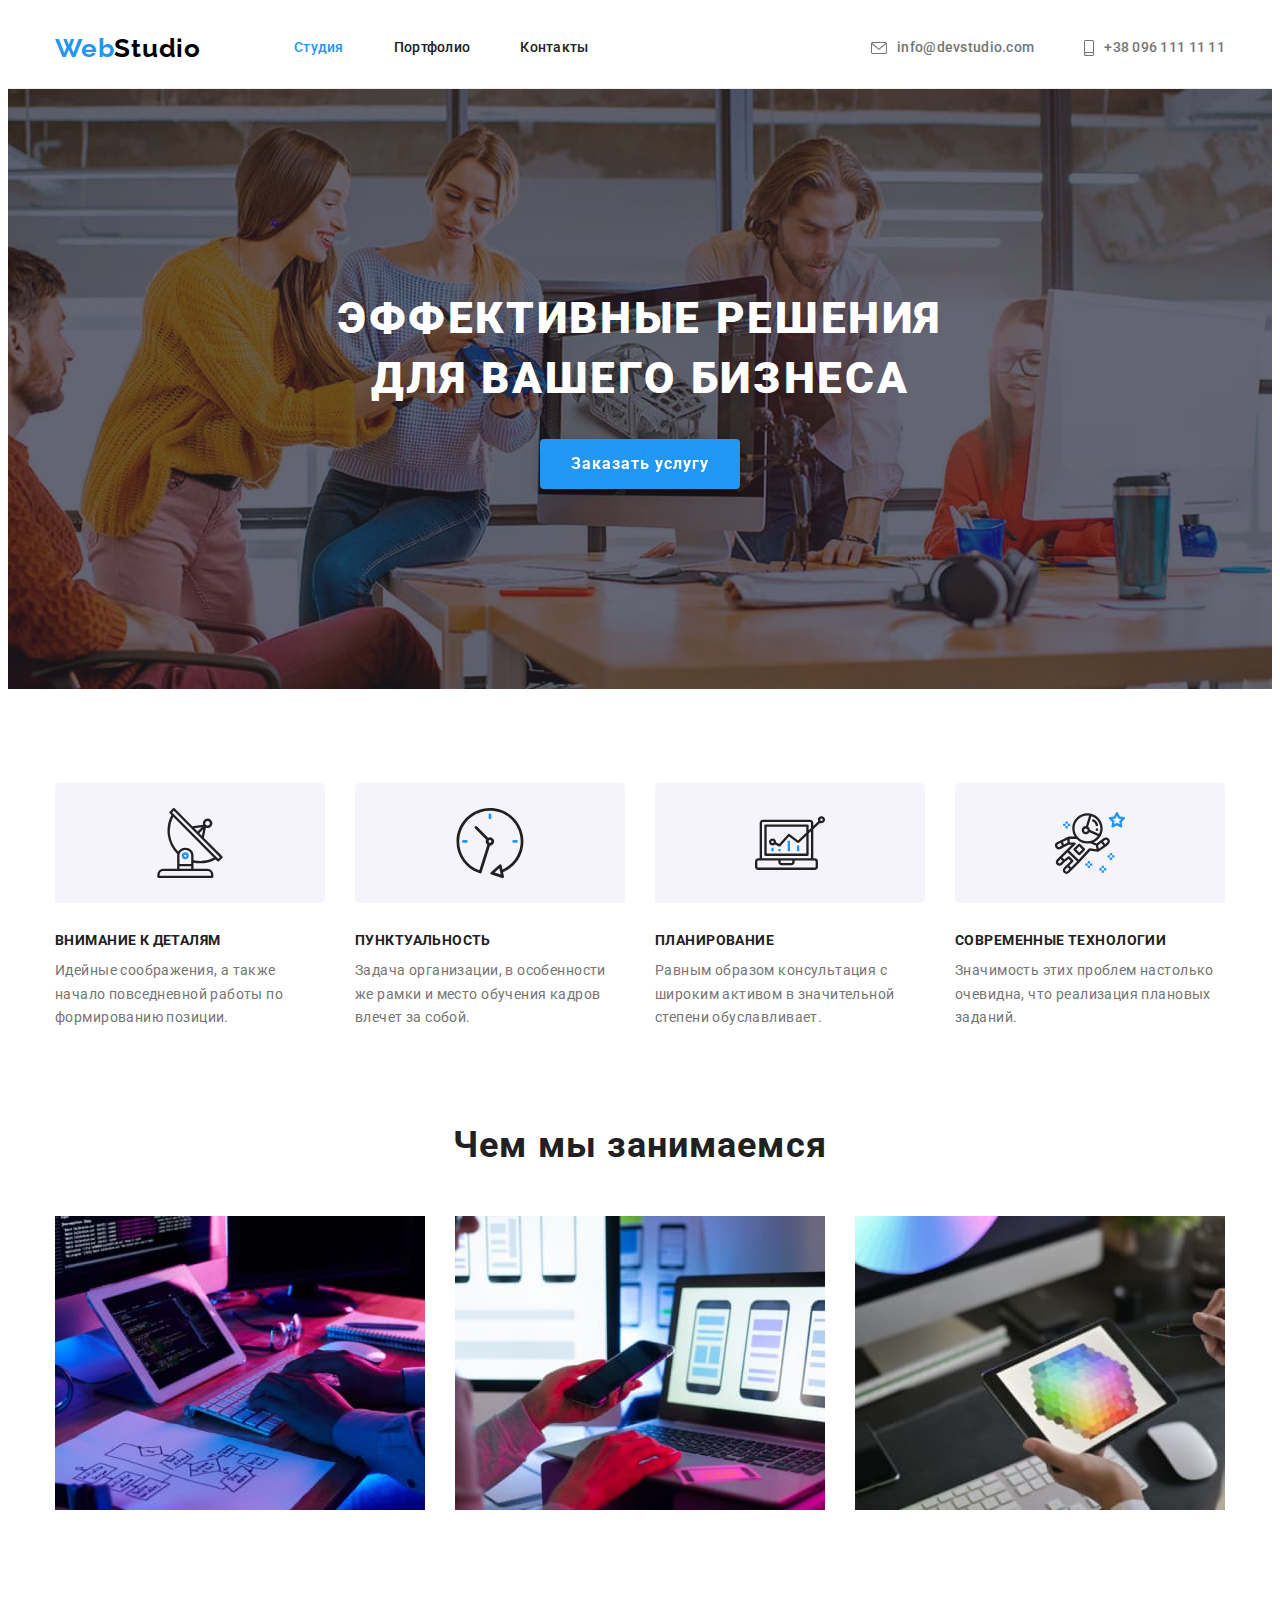
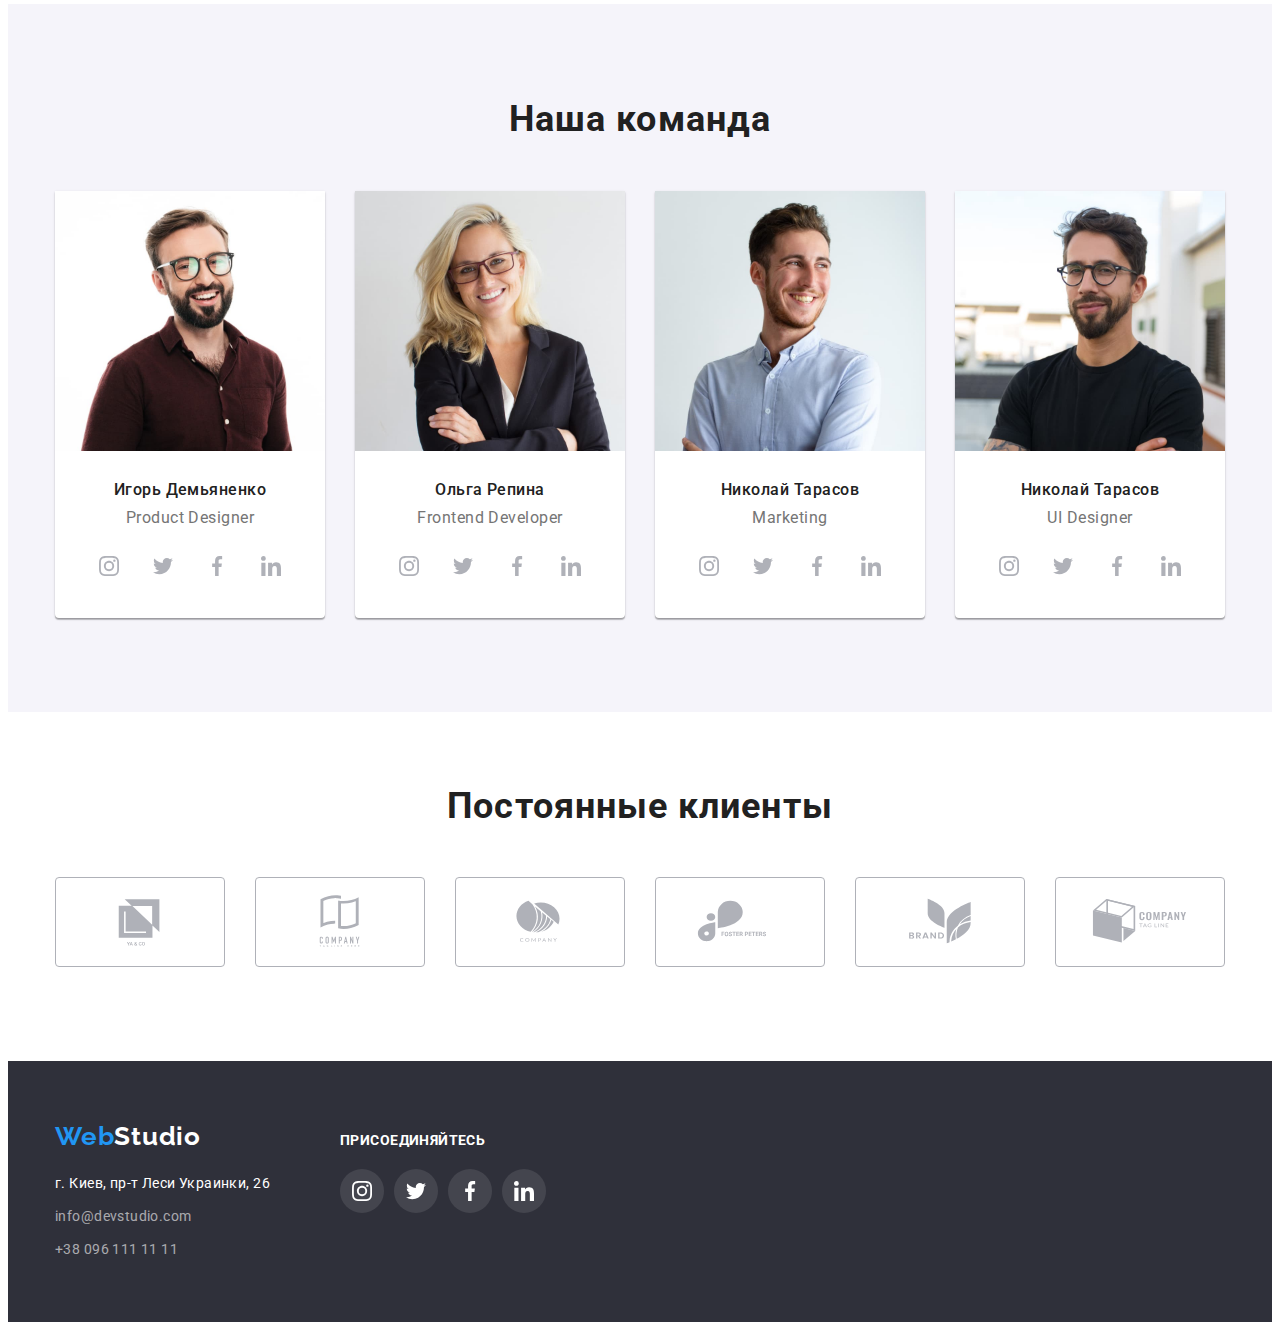
<file: index.html>
<!DOCTYPE html>
<html lang="ru">
  <head>
    <meta charset="UTF-8" />
    <meta http-equiv="X-UA-Compatible" content="IE=edge" />
    <meta name="viewport" content="width=device-width, initial-scale=1.0" />
    <title>Document</title>
    <link rel="preconnect" href="https://fonts.googleapis.com" />
    <link rel="preconnect" href="https://fonts.gstatic.com" crossorigin />
    <link
      href="https://fonts.googleapis.com/css2?family=Montserrat:wght@400;700&family=Raleway:wght@700&family=Roboto:wght@400;500;700;900&display=swap"
      rel="stylesheet"
    />
    <link
      rel="stylesheet"
      href="https://cdnjs.cloudflare.com/ajax/libs/modern-normalize/1.1.0/modern-normalize.min.css"
      integrity="sha512-wpPYUAdjBVSE4KJnH1VR1HeZfpl1ub8YT/NKx4PuQ5NmX2tKuGu6U/JRp5y+Y8XG2tV+wKQpNHVUX03MfMFn9Q=="
      crossorigin="anonymous"
      referrerpolicy="no-referrer"
    />
    <link rel="stylesheet" href="./css/styles.css" />
  </head>

  <body>
    <header class="header">
      <div class="container">
        <nav class="header-nav">
          <a class="link-logo" lang="en" href=""
            ><span class="logo-color">Web</span>Studio</a
          >
          <ul class="list nav-list">
            <li class="list nav-item">
              <a class="link nav-studio" href="">Студия</a>
            </li>
            <li class="list nav-item">
              <a class="link nav" href="./portfolio.html">Портфолио</a>
            </li>
            <li class="list nav-item">
              <a class="link nav" href="">Контакты</a>
            </li>
          </ul>
        </nav>
        <ul class="list header-list">
          <li class="list header-list-item">
            <a class="link header-link" href="mailto:info@devstudio.com"
              ><svg class="envelope" width="16" height="12">
                <use
                  href="./images/svg/symbol-defs.svg#icon-envelope"
                ></use></svg
              >info@devstudio.com</a
            >
          </li>
          <li class="list header-list-item">
            <a class="link header-link" href="tel:+380961111111"
              ><svg class="smartphone" width="10" height="16">
                <use
                  href="./images/svg/symbol-defs.svg#icon-smartphone"
                ></use></svg
              >+38 096 111 11 11</a
            >
          </li>
        </ul>
      </div>
    </header>
    <main>
      <section class="main-section">
        <div class="container">
          <h1 class="main-title">Эффективные решения для вашего бизнеса</h1>
          <button class="button main-title-btn" type="button">
            <span class="main-title-btn-txt"> Заказать услугу</span>
          </button>
        </div>
      </section>

      <section class="advantages-section">
        <div class="container">
          <h2 class="visually-hidden">Нашы преимущества</h2>
          <ul class="list advantages-section-list">
            <li class="list advantages-section-list-item">
              <div class="advantages-section-box">
                <svg width="70" height="70">
                  <use href="./images/svg/symbol-defs.svg#icon-antenna-1"></use>
                </svg>
              </div>
              <h3 class="advantages-section-titles">Внимание к деталям</h3>
              <p class="advantages-section-content">
                Идейные соображения, а также начало повседневной работы по
                формированию позиции.
              </p>
            </li>
            <li class="list advantages-section-list-item">
              <div class="advantages-section-box">
                <svg width="70" height="70">
                  <use href="./images/svg/symbol-defs.svg#icon-clock-1"></use>
                </svg>
              </div>
              <h3 class="advantages-section-titles">Пунктуальность</h3>
              <p class="advantages-section-content">
                Задача организации, в особенности же рамки и место обучения
                кадров влечет за собой.
              </p>
            </li>
            <li class="list advantages-section-list-item">
              <div class="advantages-section-box">
                <svg width="70" height="70">
                  <use href="./images/svg/symbol-defs.svg#icon-diagram-1"></use>
                </svg>
              </div>
              <h3 class="advantages-section-titles">Планирование</h3>
              <p class="advantages-section-content">
                Равным образом консультация с широким активом в значительной
                степени обуславливает.
              </p>
            </li>
            <li class="list advantages-section-list-item">
              <div class="advantages-section-box">
                <svg width="70" height="70">
                  <use
                    href="./images/svg/symbol-defs.svg#icon-astronaut-1"
                  ></use>
                </svg>
              </div>
              <h3 class="advantages-section-titles">Современные технологии</h3>
              <p class="advantages-section-content">
                Значимость этих проблем настолько очевидна, что реализация
                плановых заданий.
              </p>
            </li>
          </ul>
        </div>
      </section>

      <section class="servises-section">
        <div class="container">
          <h2 class="servises-section-title">Чем мы занимаемся</h2>
          <ul class="list servises-section-list">
            <li class="list servises-section-list-item">
              <img
                class="servises-section-content"
                src="./images/img1.jpg"
                alt="руки на клавиатуре"
                width="370"
              />
            </li>
            <li class="list servises-section-list-item">
              <img
                class="servises-section-content"
                src="./images/img2.jpg"
                alt="телефон в руке"
                width="370"
              />
            </li>
            <li class="list servises-section-list-item">
              <img
                class="servises-section-content"
                src="./images/img3.jpg"
                alt="планшет в руках"
                width="370"
              />
            </li>
          </ul>
        </div>
      </section>
      <section class="team-section">
        <div class="container">
          <h2 class="team-section-first-title">Наша команда</h2>
          <ul class="list team-section-list">
            <li class="list team-section-list-item">
              <img
                class="team-section-img"
                src="./images/img4.jpg"
                alt="Игорь Демьяненко"
                width="270"
              />
              <div class="team-section-container">
                <h3 class="team-section-second-title">Игорь Демьяненко</h3>
                <p lang="en" class="team-section-article">Product Designer</p>
              
              
                <ul class="team-section-social-list">
                  <li class="social-list-item">
                    <a class="social-link" href="#">
                      <svg class="link-icons" width="20" height="20">
                        <use
                          href="./images/svg/symbol-defs.svg#icon-instagram-2"
                        ></use>
                      </svg>
                    </a>
                  </li>
                  <li class="social-list-item">
                    <a class="social-link" href="#">
                      <svg class="link-icons" width="20" height="20">
                        <use
                          href="./images/svg/symbol-defs.svg#icon-twitter-1"
                        ></use>
                      </svg>
                    </a>
                  </li>
                  <li class="social-list-item">
                    <a class="social-link" href="#">
                      <svg class="link-icons" width="20" height="20">
                        <use
                          href="./images/svg/symbol-defs.svg#icon-facebook-1"
                        ></use>
                      </svg>
                    </a>
                  </li>
                  <li class="social-list-item">
                    <a class="social-link" href="#">
                      <svg class="link-icons" width="20" height="20">
                        <use
                          href="./images/svg/symbol-defs.svg#icon-linkedin-1"
                        ></use>
                      </svg>
                    </a>
                  </li>
                </ul>
              </div>
            </li>
            <li class="list team-section-list-item">
              <img
                class="team-section-img"
                src="./images/img5.jpg"
                alt="Ольга Репина"
                width="270"
              />
              <div class="team-section-container">
                <h3 class="team-section-second-title">Ольга Репина</h3>
                <p lang="en" class="team-section-article">Frontend Developer</p>
              
              
                <ul class="team-section-social-list">
                  <li class="social-list-item">
                    <a class="social-link" href="#">
                      <svg class="link-icons" width="20" height="20">
                        <use
                          href="./images/svg/symbol-defs.svg#icon-instagram-2"
                        ></use>
                      </svg>
                    </a>
                  </li>
                  <li class="social-list-item">
                    <a class="social-link" href="#">
                      <svg class="link-icons" width="20" height="20">
                        <use
                          href="./images/svg/symbol-defs.svg#icon-twitter-1"
                        ></use>
                      </svg>
                    </a>
                  </li>
                  <li class="social-list-item">
                    <a class="social-link" href="#">
                      <svg class="link-icons" width="20" height="20">
                        <use
                          href="./images/svg/symbol-defs.svg#icon-facebook-1"
                        ></use>
                      </svg>
                    </a>
                  </li>
                  <li class="social-list-item">
                    <a class="social-link" href="#">
                      <svg class="link-icons" width="20" height="20">
                        <use
                          href="./images/svg/symbol-defs.svg#icon-linkedin-1"
                        ></use>
                      </svg>
                    </a>
                  </li>
                </ul>
              </div>
            </li>
            <li class="list team-section-list-item">
              <img
                class="team-section-img"
                src="./images/img6.jpg"
                alt="Николай Тарасов"
                width="270"
              />
              <div class="team-section-container">
                <h3 class="team-section-second-title">Николай Тарасов</h3>
                <p lang="en" class="team-section-article">Marketing</p>
              
              
                <ul class="team-section-social-list">
                  <li class="social-list-item">
                    <a class="social-link" href="#">
                      <svg class="link-icons" width="20" height="20">
                        <use
                          href="./images/svg/symbol-defs.svg#icon-instagram-2"
                        ></use>
                      </svg>
                    </a>
                  </li>
                  <li class="social-list-item">
                    <a class="social-link" href="#">
                      <svg class="link-icons" width="20" height="20">
                        <use
                          href="./images/svg/symbol-defs.svg#icon-twitter-1"
                        ></use>
                      </svg>
                    </a>
                  </li>
                  <li class="social-list-item">
                    <a class="social-link" href="#">
                      <svg class="link-icons" width="20" height="20">
                        <use
                          href="./images/svg/symbol-defs.svg#icon-facebook-1"
                        ></use>
                      </svg>
                    </a>
                  </li>
                  <li class="social-list-item">
                    <a class="social-link" href="#">
                      <svg class="link-icons" width="20" height="20">
                        <use
                          href="./images/svg/symbol-defs.svg#icon-linkedin-1"
                        ></use>
                      </svg>
                    </a>
                  </li>
                </ul>
              </div>
            </li>
            <li class="list team-section-list-item">
              <img
                class="team-section-img"
                src="./images/img7.jpg"
                alt="Михаил Ермаков"
                width="270"
              />
              <div class="team-section-container">
                <h3 class="team-section-second-title">Николай Тарасов</h3>
                <p lang="en" class="team-section-article">UI Designer</p>
              
              
                <ul class="team-section-social-list">
                  <li class="social-list-item">
                    <a class="social-link" href="#">
                      <svg class="link-icons" width="20" height="20">
                        <use
                          href="./images/svg/symbol-defs.svg#icon-instagram-2"
                        ></use>
                      </svg>
                    </a>
                  </li>
                  <li class="social-list-item">
                    <a class="social-link" href="#">
                      <svg class="link-icons" width="20" height="20">
                        <use
                          href="./images/svg/symbol-defs.svg#icon-twitter-1"
                        ></use>
                      </svg>
                    </a>
                  </li>
                  <li class="social-list-item">
                    <a class="social-link" href="#">
                      <svg class="link-icons" width="20" height="20">
                        <use
                          href="./images/svg/symbol-defs.svg#icon-facebook-1"
                        ></use>
                      </svg>
                    </a>
                  </li>
                  <li class="social-list-item">
                    <a class="social-link" href="#">
                      <svg class="link-icons" width="20" height="20">
                        <use
                          href="./images/svg/symbol-defs.svg#icon-linkedin-1"
                        ></use>
                      </svg>
                    </a>
                  </li>
                </ul>
              </div>
            </li>
          </ul>
        </div>
      </section>
      <section class="permanent-client-section">
        <div class="container">
          <h2 class="permanent-client-section-title">Постоянные клиенты</h2>
          <ul class="permanent-client-list">
            <li class="permanent-client-item">
              <a class="permanent-cliet-link" href="#">
                <svg class="permanent-client-icon" width="106" height="60">
                  <use href="./images/svg/symbol-defs.svg#icon-Logo"></use></svg
              ></a>
            </li>
            <li class="permanent-client-item">
              <a class="permanent-cliet-link" href="#">
                <svg class="permanent-client-icon" width="106" height="60">
                  <use
                    href="./images/svg/symbol-defs.svg#icon-Logo-1"
                  ></use></svg
              ></a>
            </li>
            <li class="permanent-client-item">
              <a class="permanent-cliet-link" href="#">
                <svg class="permanent-client-icon" width="106" height="60">
                  <use
                    href="./images/svg/symbol-defs.svg#icon-Logo-2"
                  ></use></svg
              ></a>
            </li>
            <li class="permanent-client-item">
              <a class="permanent-cliet-link" href="#">
                <svg class="permanent-client-icon" width="106" height="60">
                  <use
                    href="./images/svg/symbol-defs.svg#icon-Logo-3"
                  ></use></svg
              ></a>
            </li>
            <li class="permanent-client-item">
              <a class="permanent-cliet-link" href="#">
                <svg class="permanent-client-icon" width="106" height="60">
                  <use
                    href="./images/svg/symbol-defs.svg#icon-Logo-5"
                  ></use></svg
              ></a>
            </li>
            <li class="permanent-client-item">
              <a class="permanent-cliet-link" href="#">
                <svg class="permanent-client-icon" width="106" height="60">
                  <use
                    href="./images/svg/symbol-defs.svg#icon-Logo-6"
                  ></use></svg
              ></a>
            </li>
          </ul>
        </div>
      </section>
    </main>
    <footer class="footer">
      <div class="container">
        <div class="adress-footer-container">
          <a class="link-logo-footer" lang="en" href=""
            ><span class="logo-color">Web</span>Studio</a
          >
          <address class="adress-footer">
            <ul class="list footer-nav-list">
              <li class="list footer-list">
                <a
                  class="link footer-link-map"
                  href="https://www.google.com/maps/d/viewer?msa=0&mid=10uSM3H-mIU3GznYo2szRIEphczw&ll=50.42732700000004%2C30.538092&z=17"
                  target="_blank"
                  rel="noreferrer noopener"
                  >г. Киев, пр-т Леси Украинки, 26</a
                >
              </li>
              <li class="list footer-list">
                <a class="link footer-link" href="mailto:info@devstudio.com"
                  >info@devstudio.com</a
                >
              </li>
              <li class="list footer-list">
                <a class="link footer-link" href="tel:+380961111111"
                  >+38 096 111 11 11</a
                >
              </li>
            </ul>
          </address>
        </div>
        <div class="footer-social-link-box">
          <h3 class="footer-social-link-title">присоединяйтесь</h3>
          <ul class="footer-social-list">
            <li class="footer-social-list-item">
              <a class="footer-social-link" href="#">
                <svg class="footer-link-icons" width="20" height="20">
                  <use
                    href="./images/svg/symbol-defs.svg#icon-instagram-2"
                  ></use>
                </svg>
              </a>
            </li>
            <li class="footer-social-list-item">
              <a class="footer-social-link" href="#">
                <svg class="footer-link-icons" width="20" height="20">
                  <use href="./images/svg/symbol-defs.svg#icon-twitter-1"></use>
                </svg>
              </a>
            </li>
            <li class="footer-social-list-item">
              <a class="footer-social-link" href="#">
                <svg class="footer-link-icons" width="20" height="20">
                  <use
                    href="./images/svg/symbol-defs.svg#icon-facebook-1"
                  ></use>
                </svg>
              </a>
            </li>
            <li class="footer-social-list-item">
              <a class="footer-social-link" href="#">
                <svg class="footer-link-icons" width="20" height="20">
                  <use
                    href="./images/svg/symbol-defs.svg#icon-linkedin-1"
                  ></use>
                </svg>
              </a>
            </li>
          </ul>
        </div>
      </div>
    </footer>
  </body>
</html>
</file>
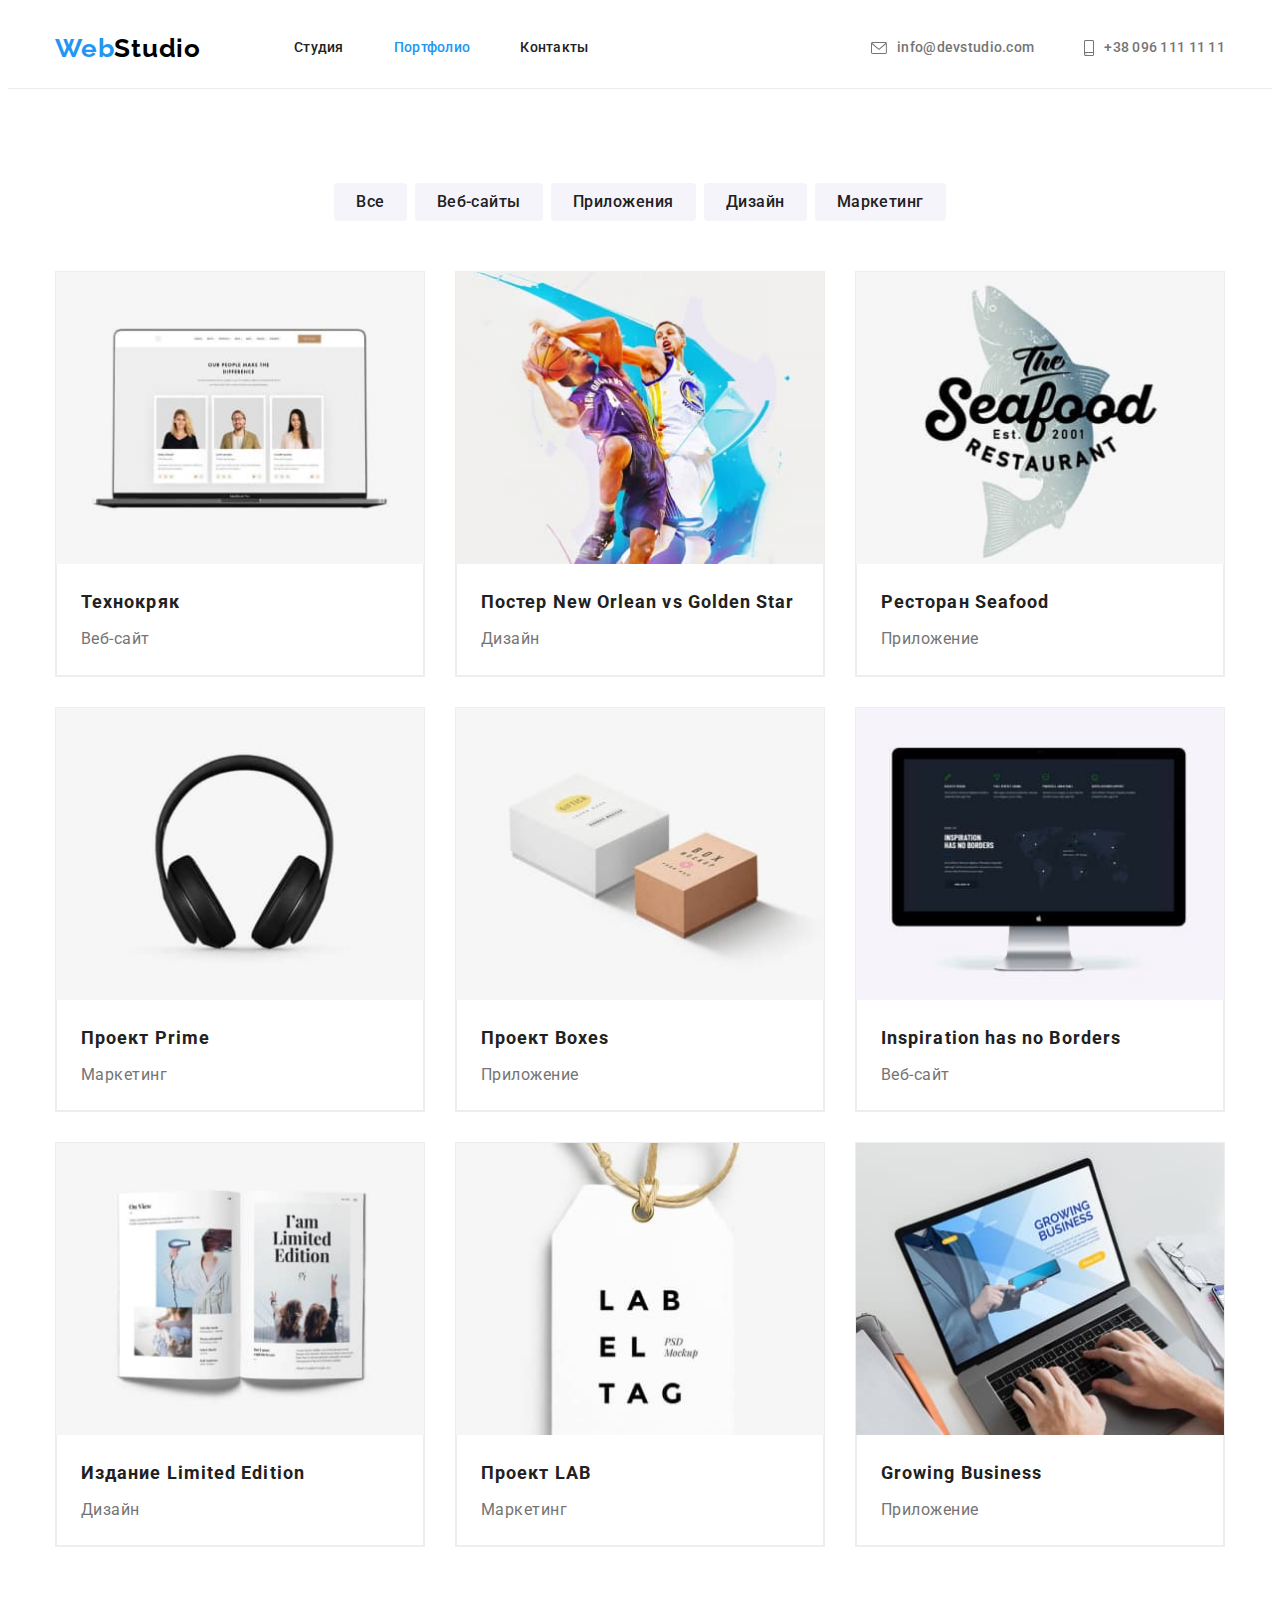
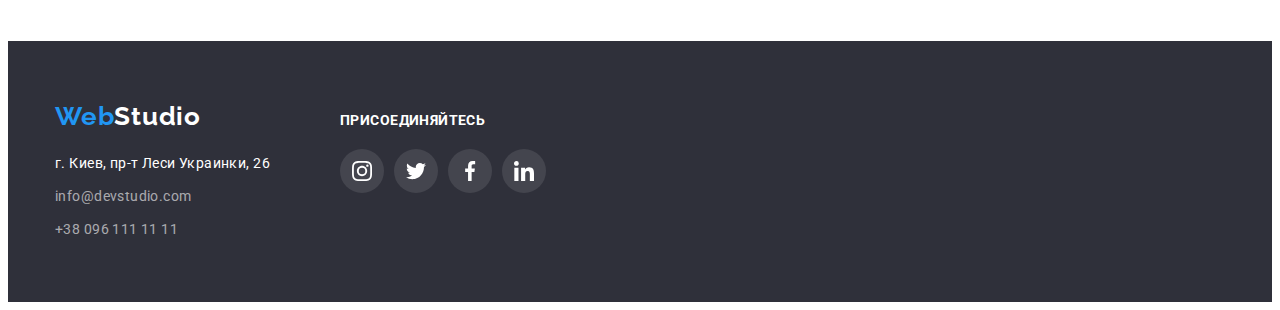
<file: portfolio.html>
<!DOCTYPE html>
<html lang="en">
  <head>
    <meta charset="UTF-8" />
    <meta http-equiv="X-UA-Compatible" content="IE=edge" />
    <meta name="viewport" content="width=device-width, initial-scale=1.0" />
    <title>Document</title>
    <link
      href="https://fonts.googleapis.com/css2?family=Montserrat:wght@400;700&family=Raleway:wght@700&family=Roboto:wght@400;500;700;900&display=swap"
      rel="stylesheet"
    />
    <link
      rel="stylesheet"
      href="https://cdnjs.cloudflare.com/ajax/libs/modern-normalize/1.1.0/modern-normalize.min.css"
      integrity="sha512-wpPYUAdjBVSE4KJnH1VR1HeZfpl1ub8YT/NKx4PuQ5NmX2tKuGu6U/JRp5y+Y8XG2tV+wKQpNHVUX03MfMFn9Q=="
      crossorigin="anonymous"
      referrerpolicy="no-referrer"
    />
    <link rel="stylesheet" href="./css/styles.css" />
  </head>
  <body>
    <header class="header">
      <div class="container">
        <nav class="header-nav">
          <a class="link-logo" lang="en" href=""
            ><span class="logo-color">Web</span>Studio</a
          >
          <ul class="list nav-list">
            <li class="list nav-item">
              <a class="link nav" href="./index.html">Студия</a>
            </li>
            <li class="list nav-item">
              <a class="link nav-portfolio">Портфолио</a>
            </li>
            <li class="list nav-item">
              <a class="link nav" href="">Контакты</a>
            </li>
          </ul>
        </nav>
        <ul class="list header-list">
          <li class="list header-list-item">
            <a class="link header-link" href="mailto:info@devstudio.com"
              ><svg class="envelope" width="16" height="12">
                <use
                  href="./images/svg/symbol-defs.svg#icon-envelope"
                ></use></svg
              >info@devstudio.com</a
            >
          </li>
          <li class="list header-list-item">
            <a class="link header-link" href="tel:+380961111111"
              ><svg class="smartphone" width="10" height="16">
                <use
                  href="./images/svg/symbol-defs.svg#icon-smartphone"
                ></use></svg
              >+38 096 111 11 11</a
            >
          </li>
        </ul>
      </div>
    </header>
    <main>
      <section class="filter-section">
        <div class="container">
          <h1 class="visually-hidden">Портфолио</h1>
          <ul class="list filter-section-list">
            <li class="list filter-section-list-item">
              <button class="button filter-section-buttons" type="button">
                Все
              </button>
            </li>
            <li class="list filter-section-list-item">
              <button class="button filter-section-buttons" type="button">
                Веб-сайты
              </button>
            </li>
            <li class="list filter-section-list-item">
              <button class="button filter-section-buttons" type="button">
                Приложения
              </button>
            </li>
            <li class="list filter-section-list-item">
              <button class="button filter-section-buttons" type="button">
                Дизайн
              </button>
            </li>
            <li class="list filter-section-list-item">
              <button class="button filter-section-buttons" type="button">
                Маркетинг
              </button>
            </li>
          </ul>
          <ul class="list portfolio-images-list">
            <li class="list portfolio-images-list-item">
              <a class="link portfolio-link" href=""
                ><img
                  class="portfolio-image"
                  src="./images/portfolio/img1.jpg"
                  alt="Лэптоп"
                  width="370"
                />
                <div class="portfolio-card-container">
                  <h3 class="portfolio-titles">Технокряк</h3>
                  <p class="portfolio-content">Веб-сайт</p>
                </div>
              </a>
            </li>
            <li class="list portfolio-images-list-item">
              <a class="link portfolio-link" href=""
                ><img
                  class="portfolio-image"
                  src="./images/portfolio/img2.jpg"
                  alt="Баскетбол"
                  width="370"
                />
                <div class="portfolio-card-container">
                  <h3 class="portfolio-titles">
                    Постер <span lang="en">New Orlean vs Golden Star</span>
                  </h3>
                  <p class="portfolio-content">Дизайн</p>
                </div>
              </a>
            </li>
            <li class="list portfolio-images-list-item">
              <a class="link portfolio-link" href=""
                ><img
                  class="portfolio-image"
                  src="./images/portfolio/img3.jpg"
                  alt="Логотип ресторана"
                  width="370"
                />
                <div class="portfolio-card-container">
                  <h3 class="portfolio-titles">
                    Ресторан <span lang="en">Seafood</span>
                  </h3>
                  <p class="portfolio-content">Приложение</p>
                </div>
              </a>
            </li>
            <li class="list portfolio-images-list-item">
              <a class="link portfolio-link" href=""
                ><img
                  class="portfolio-image"
                  src="./images/portfolio/img4.jpg"
                  alt="Наушники"
                  width="370"
                />
                <div class="portfolio-card-container">
                  <h3 class="portfolio-titles">
                    Проект <span lang="en">Prime</span>
                  </h3>
                  <p class="portfolio-content">Маркетинг</p>
                </div>
              </a>
            </li>
            <li class="list portfolio-images-list-item">
              <a class="link portfolio-link" href=""
                ><img
                  class="portfolio-image"
                  src="./images/portfolio/img5.jpg"
                  alt="Коробки"
                  width="370"
                />
                <div class="portfolio-card-container">
                  <h3 class="portfolio-titles">
                    Проект <span lang="en">Boxes</span>
                  </h3>
                  <p class="portfolio-content">Приложение</p>
                </div></a
              >
            </li>
            <li class="list portfolio-images-list-item">
              <a class="link portfolio-link" href=""
                ><img
                  class="portfolio-image"
                  src="./images/portfolio/img6.jpg"
                  alt="Дисплэй"
                  width="370"
                />
                <div class="portfolio-card-container">
                  <h3 lang="en" class="portfolio-titles">
                    Inspiration has no Borders
                  </h3>
                  <p class="portfolio-content">Веб-сайт</p>
                </div></a
              >
            </li>
            <li class="list portfolio-images-list-item">
              <a class="link portfolio-link" href=""
                ><img
                  class="portfolio-image"
                  src="./images/portfolio/img7.jpg"
                  alt="Журнал"
                  width="370"
                />
                <div class="portfolio-card-container">
                  <h3 class="portfolio-titles">
                    Издание <span lang="en">Limited Edition</span>
                  </h3>
                  <p class="portfolio-content">Дизайн</p>
                </div></a
              >
            </li>
            <li class="list portfolio-images-list-item">
              <a class="link portfolio-link" href=""
                ><img
                  class="portfolio-image"
                  src="./images/portfolio/img8.jpg"
                  alt="Бирка"
                  width="370"
                />
                <div class="portfolio-card-container">
                  <h3 class="portfolio-titles">
                    Проект <span lang="en">LAB</span>
                  </h3>
                  <p class="portfolio-content">Маркетинг</p>
                </div></a
              >
            </li>
            <li class="list portfolio-images-list-item">
              <a class="link portfolio-link" href=""
                ><img
                  class="portfolio-image"
                  src="./images/portfolio/img9.jpg"
                  alt="Руки на лэптопе"
                  width="370"
                />
                <div class="portfolio-card-container">
                  <h3 lang="en" class="portfolio-titles">Growing Business</h3>
                  <p class="portfolio-content">Приложение</p>
                </div></a
              >
            </li>
          </ul>
        </div>
      </section>
    </main>
    <footer class="footer">
      <div class="container">
        <div class="adress-footer-container">
          <a class="link-logo-footer" lang="en" href=""
            ><span class="logo-color">Web</span>Studio</a
          >
          <address class="adress-footer">
            <ul class="list footer-nav-list">
              <li class="list footer-list">
                <a
                  class="link footer-link-map"
                  href="https://www.google.com/maps/d/viewer?msa=0&mid=10uSM3H-mIU3GznYo2szRIEphczw&ll=50.42732700000004%2C30.538092&z=17"
                  target="_blank"
                  rel="noreferrer noopener"
                  >г. Киев, пр-т Леси Украинки, 26</a
                >
              </li>
              <li class="list footer-list">
                <a class="link footer-link" href="mailto:info@devstudio.com"
                  >info@devstudio.com</a
                >
              </li>
              <li class="list footer-list">
                <a class="link footer-link" href="tel:+380961111111"
                  >+38 096 111 11 11</a
                >
              </li>
            </ul>
          </address>
        </div>
        <div class="footer-social-link-box">
          <h3 class="footer-social-link-title">присоединяйтесь</h3>
          <ul class="footer-social-list">
            <li class="footer-social-list-item">
              <a class="footer-social-link" href="#">
                <svg class="footer-link-icons" width="20" height="20">
                  <use
                    href="./images/svg/symbol-defs.svg#icon-instagram-2"
                  ></use>
                </svg>
              </a>
            </li>
            <li class="footer-social-list-item">
              <a class="footer-social-link" href="#">
                <svg class="footer-link-icons" width="20" height="20">
                  <use href="./images/svg/symbol-defs.svg#icon-twitter-1"></use>
                </svg>
              </a>
            </li>
            <li class="footer-social-list-item">
              <a class="footer-social-link" href="#">
                <svg class="footer-link-icons" width="20" height="20">
                  <use
                    href="./images/svg/symbol-defs.svg#icon-facebook-1"
                  ></use>
                </svg>
              </a>
            </li>
            <li class="footer-social-list-item">
              <a class="footer-social-link" href="#">
                <svg class="footer-link-icons" width="20" height="20">
                  <use
                    href="./images/svg/symbol-defs.svg#icon-linkedin-1"
                  ></use>
                </svg>
              </a>
            </li>
          </ul>
        </div>
      </div>
    </footer>
  </body>
</html>
</file>
<file: css/styles.css>
:root {
  --main-background-color: #ffffff;
  --accent-background-color: #2f303a;
  --secondary-background-color: #f5f4fa;
  --primary-text-color: #757575;
  --title-text-color: #212121;
  --accent-color: #2196f3;
  --second-background-color: #e5e5e5;
  --svg-gray-color: #afb1b8;
}
*,
::before,
::after {
  box-sizing: border-box;
}
body {
  font-family: "Roboto", sans-serif;
  color: #212121;
}

p,
h1,
h2,
h3,
h4,
h5,
h6 {
  margin: 0;
}

ul {
  margin: 0;
  padding-left: 0;
}

img {
  display: block;
  max-width: 100%;
  height: auto;
}

.button {
  font-family: inherit;
  cursor: pointer;
}

.list {
  list-style: none;
}

.link {
  text-decoration: none;
}

/* ПЕРША СТОРІНКА */

/* ХЕДЕР */
.header {
  background-color: var(--main-background-color);
  border-bottom: #ececec solid 1px;
  display: block;
}

/* КОНТЕЙНЕР ХЕДЕРА */
.header .container {
  display: flex;
  align-items: center;
}
/* КІНЕЦЬ КОНТЕЙНЕРА ХЕДЕРА */

/* НАВІГАЦІЯ */
.header-nav {
  background-color: var(--main-background-color);
  display: flex;
  align-items: center;
}
/* КІНЕЦЬ НАВІГАЦІЇ */

/* КОНТЕЙНЕР */
.container {
  width: 1200px;
  padding-left: 15px;
  padding-right: 15px;
  margin: 0 auto;
}
/* КІНЕЦЬ КОНТЕЙНЕРА */

/* ЛОГО */
.link-logo {
  font-family: "Raleway", sans-serif;
  font-style: normal;
  font-weight: 700;
  font-size: 26px;
  line-height: 1.17;
  letter-spacing: 0.03em;
  color: #000000;
  text-decoration: none;
  margin-right: 93px;
}

.logo-color {
  font-family: "Raleway", sans-serif;
  font-style: normal;
  font-weight: 700;
  font-size: 26px;
  line-height: 1.17;
  letter-spacing: 0.03em;
  color: var(--accent-color);
  text-decoration: none;
}
/* КІНЕЦЬ ЛОГО */

/* ДРУГА НАВІГАЦІЯ */
.nav-list {
  display: flex;
}

.nav-studio {
  font-weight: 500;
  font-size: 14px;
  line-height: 1.14;
  letter-spacing: 0.02em;
  padding-top: 32px;
  padding-bottom: 32px;
  display: block;
  color: var(--accent-color);
}

.nav {
  font-weight: 500;
  font-size: 14px;
  line-height: 1.14;
  letter-spacing: 0.02em;
  padding-top: 32px;
  padding-bottom: 32px;
  display: block;
  color: var(--title-text-color);
}

.nav:hover,
.nav:focus {
  color: var(--accent-color);
}

.nav-item:not(:last-child) {
  margin-right: 50px;
}
/* КІНЕЦЬ ДРУГОЇ НАВІГАЦІЇ */

/* КОНТАКТИ ХЕДЕРА */
.header-list {
  display: flex;
  margin-left: auto;
}

.header-list-item:first-child {
  margin-right: 50px;
}

.header-link {
  font-weight: 500;
  font-size: 14px;
  line-height: 1.14;
  letter-spacing: 0.02em;
  color: var(--primary-text-color);
  display: flex;
  align-items: center;
}

.header-link:active,
.header-link:hover,
.header-link:focus {
  color: var(--accent-color);
}

.envelope {
  fill: var(--primary-text-color);
  margin-right: 10px;
}

.header-link:active .envelope,
.header-link:hover .envelope,
.header-link:focus .envelope {
  fill: var(--accent-color);
}

.smartphone {
  fill: var(--primary-text-color);
  margin-right: 10px;
}

.header-link:active .smartphone,
.header-link:hover .smartphone,
.header-link:focus .smartphone {
  fill: var(--accent-color);
}
/* КІНЕЦЬ КОНТАКТІВ ХЕДЕРА */

/* КІНЕЦЬ ХЕДЕРА */

/* ГОЛОВНА СЕКЦІЯ */
.main-section {
  background-color: var(--accent-background-color);
  text-align: center;
  padding-top: 200px;
  padding-bottom: 200px;
  background-image: linear-gradient(
      to right,
      rgba(47, 48, 58, 0.4),
      rgba(47, 48, 58, 0.4)
    ),
    url(../images/svg/Img-bg.jpg);
  background-repeat: no-repeat;
  background-position: center;
  background-size: auto;
  max-width: 1600px;
  margin-left: auto;
  margin-right: auto;
}

/* ЗАГОЛОВОК ГОЛОВНОЇ СЕКЦІЇ */
.main-title {
  font-weight: 900;
  font-size: 44px;
  line-height: 1.36;
  text-align: center;
  letter-spacing: 0.06em;
  text-transform: uppercase;
  color: var(--main-background-color);
  margin-bottom: 30px;
  margin-left: auto;
  margin-right: auto;
  max-width: 696px;
}
/* КІНЕЦЬ ЗАГОЛОВКУ ГОЛОВНОЇ СЕКЦІЇ */

/* ГОЛОВНА КНОПКА */
.main-title-btn {
  background-color: var(--accent-color);
  font-weight: 700;
  font-size: 16px;
  line-height: 1.8;
  letter-spacing: 0.06em;
  width: 200px;
  height: 50px;
  left: 700px;
  top: 430px;
  filter: drop-shadow(0px 4px 4px rgba(0, 0, 0, 0.25));
  box-shadow: 0px 4px 4px rgba(0, 0, 0, 0.15);
  border-radius: 4px;
  border: 0;
  margin-left: auto;
  margin-right: auto;
}

.main-title-btn-txt {
  font-weight: bold;
  font-size: 16px;
  line-height: 1.87;
  align-items: center;
  text-align: center;
  letter-spacing: 0.06em;
  color: var(--main-background-color);
}

.main-title-btn:hover,
.main-title-btn:focus {
  background-color: #188ce8;
}
/* КІНЕЦЬ ГОЛОВНОЇ КНОПКИ */

/* КІНЕЦЬ ГОЛОВНОЇ СЕКЦІЇ */

/* НЕВИДИМІ ЗАГОЛОВКИ */
.visually-hidden {
  position: absolute;
  width: 1px;
  height: 1px;
  margin: -1px;
  border: 0;
  padding: 0;
  white-space: nowrap;
  clip-path: inset(100%);
  clip: rect(0 0 0 0);
  overflow: hidden;
}
/* КІНЕЦЬ НЕВИДИМИХ ЗАГОЛОВКІВ */

/* СЕКЦІЯ ПЕРЕВАГ */
.advantages-section {
  background-color: var(--main-background-color);
  padding-top: 94px;
  padding-bottom: 94px;
}

/* СПИСОК СЕКЦІЇ ПЕРЕВАГ */
.advantages-section-list {
  display: flex;
}
/* КІНЕЦЬ СПИСКУ СЕКЦІЇ ПЕРЕВАГ */

/* КОРОБКА СЕКЦІЇ ПЕРЕВАГ ІЗ КАРТИНКАМИ */
.advantages-section-box {
  display: flex;
  align-items: center;
  justify-content: center;
  width: 270px;
  height: 120px;
  background-color: var(--secondary-background-color);
  border-radius: 4px;
  margin-bottom: 30px;
}
/* КІНЕЦЬ КОРОБКИ СЕКЦІЇ ПЕРЕВАГ ІЗ КАРТИНКАМИ */

/* ЕЛЕМЕНТИ СПИСКУ СЕКЦІЇ ПЕРЕВАГ */
.advantages-section-list-item:not(:last-child) {
  margin-right: 30px;
}

.advantages-section-list-item {
  width: 270px;
}
/* КІНЕЦЬ ЕЛЕМЕНТІВ СПИСКУ СЕКЦІЇ ПЕРЕВАГ */

/* ЗАГОЛОВОК СЕКЦІЇ ПЕРЕВАГ */
.advantages-section-titles {
  font-weight: 700;
  font-size: 14px;
  line-height: 1.14;
  letter-spacing: 0.03em;
  text-transform: uppercase;
  color: var(--title-text-color);
  margin-bottom: 10px;
}
/* КІНЕЦЬ ЗАГОЛОВКУ СЕКЦІЇ ПЕРЕВАГ */

/* КОНТЕНТ СЕКЦІЇ ПЕРЕВАГ */
.advantages-section-content {
  font-weight: 400;
  font-size: 14px;
  line-height: 1.71;
  letter-spacing: 0.03em;
  color: var(--primary-text-color);
}
/* КІНЕЦЬ КОНТЕНТУ СЕКЦІЇ ПЕРЕВАГ */

/* КІНЕЦЬ СЕКЦІЇ ПЕРЕВАГ */

/* СЕКЦІЯ ПОСЛУГ */
.servises-section {
  background-color: var(--main-background-color);
  padding-bottom: 94px;
}

/* ЗАГОЛОВОК СЕКЦІЇ ПОСЛУГ */
.servises-section-title {
  font-weight: 700;
  font-size: 36px;
  line-height: 1.17;
  text-align: center;
  letter-spacing: 0.03em;
  color: var(--title-text-color);
  margin-bottom: 50px;
}
/* КІНЕЦЬ ЗАГОЛОВКУ СЕКЦІЇ ПОСЛУГ */

/* СПИСОК СЕКЦІЇ ПОСЛУГ */
.servises-section-list {
  display: flex;
}
/* КІНЕЦЬ СПИСКУ СЕКЦІЇ ПОСЛУГ */

/* ЕЛЕМЕНТИ СПИСКУ СЕКЦІЇ ПОСЛУГ */
.servises-section-list-item:not(:last-child) {
  margin-right: 30px;
  width: 370px;
}
/* КІНЕЦЬ ЕЛЕМЕНТІВ СПИСКУ СЕКЦІЇ ПОСЛУГ */

/* КІНЕЦЬ СЕКЦІЇ ПОСЛУГ */

/* СЕКЦІЯ КОМАНДИ */
.team-section {
  background-color: var(--secondary-background-color);
  padding-top: 94px;
  padding-bottom: 94px;
}

/* ПЕРШИЙ ЗАГОЛОВОК СЕКЦІЇ КОМАНДИ */
.team-section-first-title {
  font-weight: 700;
  font-size: 36px;
  line-height: 1.17;
  text-align: center;
  letter-spacing: 0.03em;
  color: var(--title-text-color);
  margin-bottom: 50px;
}
/* КІНЕЦЬ ПЕРШОГО ЗАГОЛОВОКУ СЕКЦІЇ КОМАНДИ */

/* СПИСОК СЕКЦІЇ КОМАНДИ */
.team-section-list {
  display: flex;
}
/* КІНЕЦЬ СПИСКУ СЕКЦІЇ КОМАНДИ */

/* ЕЛЕМЕНТ СПИСКУ СЕКЦІЇ КОМАНДИ */
.team-section-list-item {
  background: var(--main-background-color);
  border-radius: 0px 0px 4px 4px;
  box-shadow: 0px 1px 3px rgb(0 0 0 / 12%), 0px 1px 1px rgb(0 0 0 / 14%),
    0px 2px 1px rgb(0 0 0 / 20%);
}

.team-section-list-item:not(:last-child) {
  margin-right: 30px;
}
/* КІНЕЦЬ ЕЛЕМЕНТУ СПИСКУ СЕКЦІЇ КОМАНДИ */

/* КАРТИНКИ СЕКЦІЇ КОМАНДИ */
.team-section-img {
  border-top-style: none;
}
/* КІНЕЦЬ КАРТИНОК СЕКЦІЇ КОМАНДИ */

/* КОНТЕЙНЕР ЗАГОЛОВКУ І АБЗАЦУ СЕКЦІЇ КОМАНДИ */
.team-section-container {
  padding-top: 30px;
  padding-right: 32px;
  padding-bottom: 30px;
  padding-left: 32px;
}
/* КІНЕЦЬ КОНТЕЙНЕРУ ЗАГОЛОВКУ І АБЗАЦУ СЕКЦІЇ КОМАНДИ */

/* ДРУГИЙ ЗАГОЛОВОК СЕКЦІЇ КОМАНДИ */
.team-section-second-title {
  font-weight: 500;
  font-size: 16px;
  line-height: 1.18;
  text-align: center;
  letter-spacing: 0.03em;
  color: var(--title-text-color);
  margin-bottom: 10px;
}
/* КІНЕЦЬ ДРУГОГО ЗАГОЛОВОКУ СЕКЦІЇ КОМАНДИ */

/* АБЗАЦ СЕКЦІЇ КОМАНДИ */
.team-section-article {
  font-weight: normal;
  font-size: 16px;
  line-height: 1.18;
  text-align: center;
  letter-spacing: 0.03em;
  color: var(--primary-text-color);
  margin-bottom: 16px;
}
/* КІНЕЦЬ АБЗАЦУ СЕКЦІЇ КОМАНДИ */

/* СПИСОК СОЦІАЛЬНИХ МЕРЕЖ СЕКЦІЇ КОМАНДИ */
.team-section-social-list {
  display: flex;
  align-items: center;
  justify-content: center;
}
/* КІНЕЦЬ СПИСКУ СОЦІАЛЬНИХ МЕРЕЖ СЕКЦІЇ КОМАНДИ */

/* ЕЛЕМЕНТ СПИСКУ СОЦІАЛЬНИХ МЕРЕЖ */
.social-list-item {
  padding: 0px;
  list-style: none;
}

.social-list-item:not(:first-child) {
  margin-left: 10px;
}
/* КІНЕЦЬ ЕЛЕМЕНТУ СПИСКУ СОЦІАЛЬНИХ МЕРЕЖ */

/* ПОСИЛАННЯ СОЦІАЛЬНИХ МЕРЕЖ */
.social-link {
  display: flex;
  width: 44px;
  height: 44px;
  color: var(--svg-gray-color);
  align-items: center;
  justify-content: center;
}

.social-link:hover,
.social-link:focus {
  background-color: var(--accent-color);
  color: var(--main-background-color);
  border-radius: 50%;
  cursor: pointer;
}
/* КІНЕЦЬ ПОСИЛАННЯ СОЦІАЛЬНИХ МЕРЕЖ */

/* ІКОНКИ СОЦМЕРЕЖ */
.link-icons {
  fill: currentColor;
}

.link-icons:hover,
.link-icons:focus {
  fill: var(--main-background-color);
}
/* КІНЕЦЬ ІКОНОК СОЦМЕРЕЖ */

/* КІНЕЦЬ СЕКЦІЇ КОМАНДИ */

/* СЕКЦІЯ ПОСТІЙНИХ КЛІЄНТІВ */
.permanent-client-section {
  padding-top: 73px;
  padding-bottom: 94px;
}

/* ЗАГОЛОВОК СЕКЦІЇ ПОСТІЙНИХ КЛІЄНТІВ */
.permanent-client-section-title {
  margin-bottom: 50px;
  font-weight: 700;
  font-size: 36px;
  line-height: 1.17;
  text-align: center;
  letter-spacing: 0.03em;
}
/* КІНЕЦЬ ЗАГОЛОВКУ ПОСТІЙНИХ КЛІЄНТІВ */

/* СПИСОК СЕКЦІЇ ПОСТІЙНИХ КЛІЄНТІВ */
.permanent-client-list {
  display: flex;
  justify-content: center;
  align-items: center;
  list-style: none;
}
/* КІНЕЦЬ СПИСКУ СЕКЦІЇ ПОСТІЙНИХ КЛІЄНТІВ */

/* ЕЛЕМЕНТ СПИСКУ СЕКЦІЇ ПОСТІЙНИХ КЛІЄНТІВ */
.permanent-client-item:not(:first-child) {
  margin-left: 30px;
}
/* КІНЕЦЬ ЕЛЕМЕНТУ СПИКУ СЕКЦІЇ ПОСТІЙНИХ КЛІЄНТІВ */

/* ПОСИЛАННЯ СЕКЦІЇ ПОСТІЙНИХ КЛІЄНТІВ */
.permanent-cliet-link {
  display: flex;
  justify-content: center;
  align-items: center;
  width: 170px;
  height: 90px;
  border: 1px solid var(--svg-gray-color);
  border-radius: 4px;
  color: var(--svg-gray-color);
}

.permanent-cliet-link:hover,
.permanent-cliet-link:focus {
  border: 1px solid var(--accent-color);
  color: var(--accent-color);
}
/* КІНЕЦЬ ПОСИЛАННЯ СЕКЦІЇ ПОСТІЙНИХ КЛІЄНТІВ */

/* ІКОНКА СЕКЦІЇ ПОСТІЙНИХ КЛІЄНТІВ */
.permanent-client-icon {
  fill: currentColor;
}
/* КІНЕЦЬ ІКОНКИ СЕКЦІЇ ПОСТІЙНИХ КЛІЄНТІВ */

/* КІНЕЦЬ СЕКЦІЇ ПОСТІЙНИХ КЛІЄНТІВ */

/* ФУТЕР */
.footer {
  background-color: var(--accent-background-color);
  padding-top: 60px;
  padding-bottom: 60px;
}

/* ПЕРШИЙ КОНТЕЙНЕР ФУТЕРА */
.footer > .container {
  display: flex;
  align-items: baseline;
}
/* КІНЕЦЬ ПЕРШОГО КОНТЕЙНЕРА ФУТЕРА */

/* ДРУГИЙ КОНТЕЙНЕР ФУТЕРА */
.adress-footer-container {
  margin-right: 70px;
}
/* КІНЕЦЬ ДРУГОГО КОНТЕЙНЕРА ФУТЕРА */

/* ЛОГО ФУТЕРА */
.link-logo-footer {
  font-family: "Raleway", sans-serif;
  font-style: normal;
  font-weight: 700;
  font-size: 26px;
  line-height: 1.19;
  letter-spacing: 0.03em;
  color: var(--main-background-color);
  text-decoration: none;
  display: block;
}
/* КІНЕЦЬ ЛОГО ФУТЕРА */

/* АДРЕСА ФУТЕРА */
.adress-footer {
  font-style: normal;
  margin-top: 20px;
}
/* КІНЕЦЬ АДРЕСИ ФУТЕРА */

/*  КАРТА ФУТЕРА */
.footer-link-map {
  font-weight: normal;
  font-size: 14px;
  line-height: 1.71;
  letter-spacing: 0.03em;
  color: var(--main-background-color);
}
/* КІНЕЦЬ КАРТИ ФУТЕРА */

/* ЕЛЕМЕНТ СПИСКУ ФУТЕРА */
.footer-list:not(:last-child) {
  margin-bottom: 9px;
}
/* КІНЕЦЬ ЕЛЕМЕНТУ СПИСКУ ФУТЕРА */

/*ПОСИЛАННЯ СПИСКУ ФУТЕРА */
.footer-link {
  font-style: normal;
  font-size: 14px;
  line-height: 1.71;
  letter-spacing: 0.03em;
  color: rgba(255, 255, 255, 0.6);
}
/* КІНЕЦЬ ПОСИЛАННЯ СПИСКУ ФУТЕРА */

/* ЗАГОЛОВОК СОЦІАЛЬНИХ МЕРЕЖ ФУТЕРА */
.footer-social-link-title {
  font-weight: 700;
  font-size: 14px;
  line-height: 1.14;
  letter-spacing: 0.03em;
  text-transform: uppercase;
  margin-bottom: 20px;
  color: var(--main-background-color);
}
/* КІНЕЦЬ ЗАГОЛОВКУ СОЦІАЛЬНИХ МЕРЕЖ ФУТЕРА */

/* СПИСОК СОЦІАЛЬНИХ МЕРЕЖ ФУТЕРА */
.footer-social-list {
  display: flex;
  justify-content: center;
  align-items: center;
  list-style: none;
  padding: 0px;
}
/* КІНЕЦЬ СПИСКУ СОЦІАЛЬНИХ МЕРЕЖ ФУТЕРА */

/* ЕЛЕМЕНТИ СПИСКУ СОЦІАЛЬНИХ МЕРЕЖ ФУТЕРА */
.footer-social-list-item:not(:first-child) {
  margin-left: 10px;
}
/* КІНЕЦЬ ЕЛЕМЕНТІВ СПИСКУ СОЦІАЛЬНИХ МЕРЕЖ ФУТЕРА */

/* ПОСИЛАННЯ СПИСКУ СОЦІАЛЬНИХ МЕРЕЖ ФУТЕРА */
.footer-social-link {
  display: flex;
  justify-content: center;
  align-items: center;
  width: 44px;
  height: 44px;
  border-radius: 50%;
  background-color: rgba(255, 255, 255, 0.1);
  color: var(--main-background-color);
}

.footer-social-link:hover,
.footer-social-link:focus {
  background-color: var(--accent-color);
}
/* КІНЕЦЬ ПОСИЛАННЯ СПИСКУ СОЦІАЛЬНИХ МЕРЕЖ ФУТЕРА */

/* ІКОНКИ СПИСКУ СОЦІАЛЬНИХ МЕРЕЖ ФУТЕРА */
.footer-link-icons {
  fill: currentColor;
}
/* КІНЕЦЬ ІКОНОК СПИСКУ СОЦІАЛЬНИХ МЕРЕЖ ФУТЕРА */

/* КІНЕЦЬ ФУТЕРА */

/* КІНЕЦЬ ПЕРШОЇ СТОРІНКИ */

/* ДРУГА СТОРІНКА */

/* КНОПКА 'ПОРТФОЛІО' */
.nav-portfolio {
  font-weight: 500;
  font-size: 14px;
  line-height: 1.14;
  letter-spacing: 0.02em;
  color: var(--accent-color);
  padding-top: 32px;
  padding-bottom: 32px;
  display: block;
}
/* КІНЕЦЬ КНОПКИ 'ПОРТФОЛІО' */

/* СЕКЦІЯ ПОРТФОЛІО */
.filter-section {
  padding-top: 94px;
  padding-bottom: 94px;
}

/* СПИСОК КНОПОК ПОРТФОЛІО */
.filter-section-list {
  display: flex;
  margin-bottom: 50px;
  justify-content: center;
}
/* КІНЕЦЬ СПИСКУ КНОПОК ПОРТФОЛІО */

/* ЕЛЕМЕНТИ СПИСКУ КНОПОК ПОРТФОЛІО */
.filter-section-list-item:not(:last-child) {
  margin-right: 8px;
}
/* КІНЕЦЬ ЕЛЕМЕНТІВ СПИСКУ КНОПОК ПОРТФОЛІО */

/* КНОПКИ ПОРТФОЛІО */
.filter-section-buttons {
  background-color: var(--secondary-background-color);
  font-weight: 500;
  font-size: 16px;
  line-height: 1.63;
  text-align: center;
  letter-spacing: 0.03em;
  color: var(--title-text-color);
  border-radius: 4px;
  border: none;
  padding: 6px 22px;
}

.filter-section-buttons:hover,
.filter-section-buttons:focus {
  background-color: var(--accent-color);
  color: var(--main-background-color);
  box-shadow: 0px 3px 1px rgb(0 0 0 / 10%), 0px 1px 2px rgb(0 0 0 / 8%),
    0px 2px 2px rgb(0 0 0 / 12%);
}
/* КІНЕЦЬ КНОПОК ПОРТФОЛІО */

/* СПИСОК КАРТОЧОК ПОРТФОЛІО */
.portfolio-images-list {
  display: flex;
  flex-wrap: wrap;
  margin-left: -30px;
  margin-top: -30px;
}
/* КІНЕЦЬ СПИСКУ КАРТОЧОК ПОРТФОЛІО */

/* ЕЛЕМЕНТИ СПИСКУ КАРТОЧОК ПОРТФОЛІО */
.portfolio-images-list-item {
  margin-left: 30px;
  margin-top: 30px;
  flex-basis: calc((100% - 90px) / 3);
  border: 1px solid #eeeeee;
  background: var(--main-background-color);
}
/* КІНЕЦЬ ЕЛЕМЕНТІВ СПИСКУ КАРТОЧОК ПОРТФОЛІО */

/* ПОСИЛАННЯ СПИКУ КАРТОЧОК ПОРТФОЛІО */
.portfolio-link {
  display: block;
}
.portfolio-link:hover,
.portfolio-link:focus {
  box-shadow: 0px 1px 1px rgba(0, 0, 0, 0.12), 0px 4px 4px rgba(0, 0, 0, 0.06),
    1px 4px 6px rgba(0, 0, 0, 0.16);
}
/* КІНЕЦЬ ПОСИЛАННЯ СПИКУ КАРТОЧОК ПОРТФОЛІО */

/* КОНТЕЙНЕР КАРТОЧОК ПОРТФОЛІО */
.portfolio-card-container {
  padding: 20px 24px;
  border-bottom: 1px solid #eeeeee;
  border-left: 1px solid #eeeeee;
  border-right: 1px solid #eeeeee;
}
/* КІНЕЦЬ КОНТЕЙНЕРУ КАРТОЧОК ПОРТФОЛІО */

/* ЗАГОЛОВКИ КАРТОЧОК ПОРТФОЛІО */
.portfolio-titles {
  font-weight: 700;
  font-size: 18px;
  line-height: 2;
  letter-spacing: 0.06em;
  color: var(--title-text-color);
}
/* ЗАГОЛОВКИ КАРТОЧОК ПОРТФОЛІО */

/* КОНТЕНТ КАРТОЧОК ПОРТФОЛІО */
.portfolio-content {
  font-weight: normal;
  font-size: 16px;
  line-height: 1.88;
  letter-spacing: 0.03em;
  color: var(--primary-text-color);
  margin-top: 4px;
}
/* КІНЕЦЬ КОНТЕНТУ КАРТОЧОК ПОРТФОЛІО */

/* КІНЕЦЬ СЕКЦІЇ ПОРТФОЛІО */

/* КІНЕЦЬ ДРУГОЇ СТОРІНКИ */
</file>
